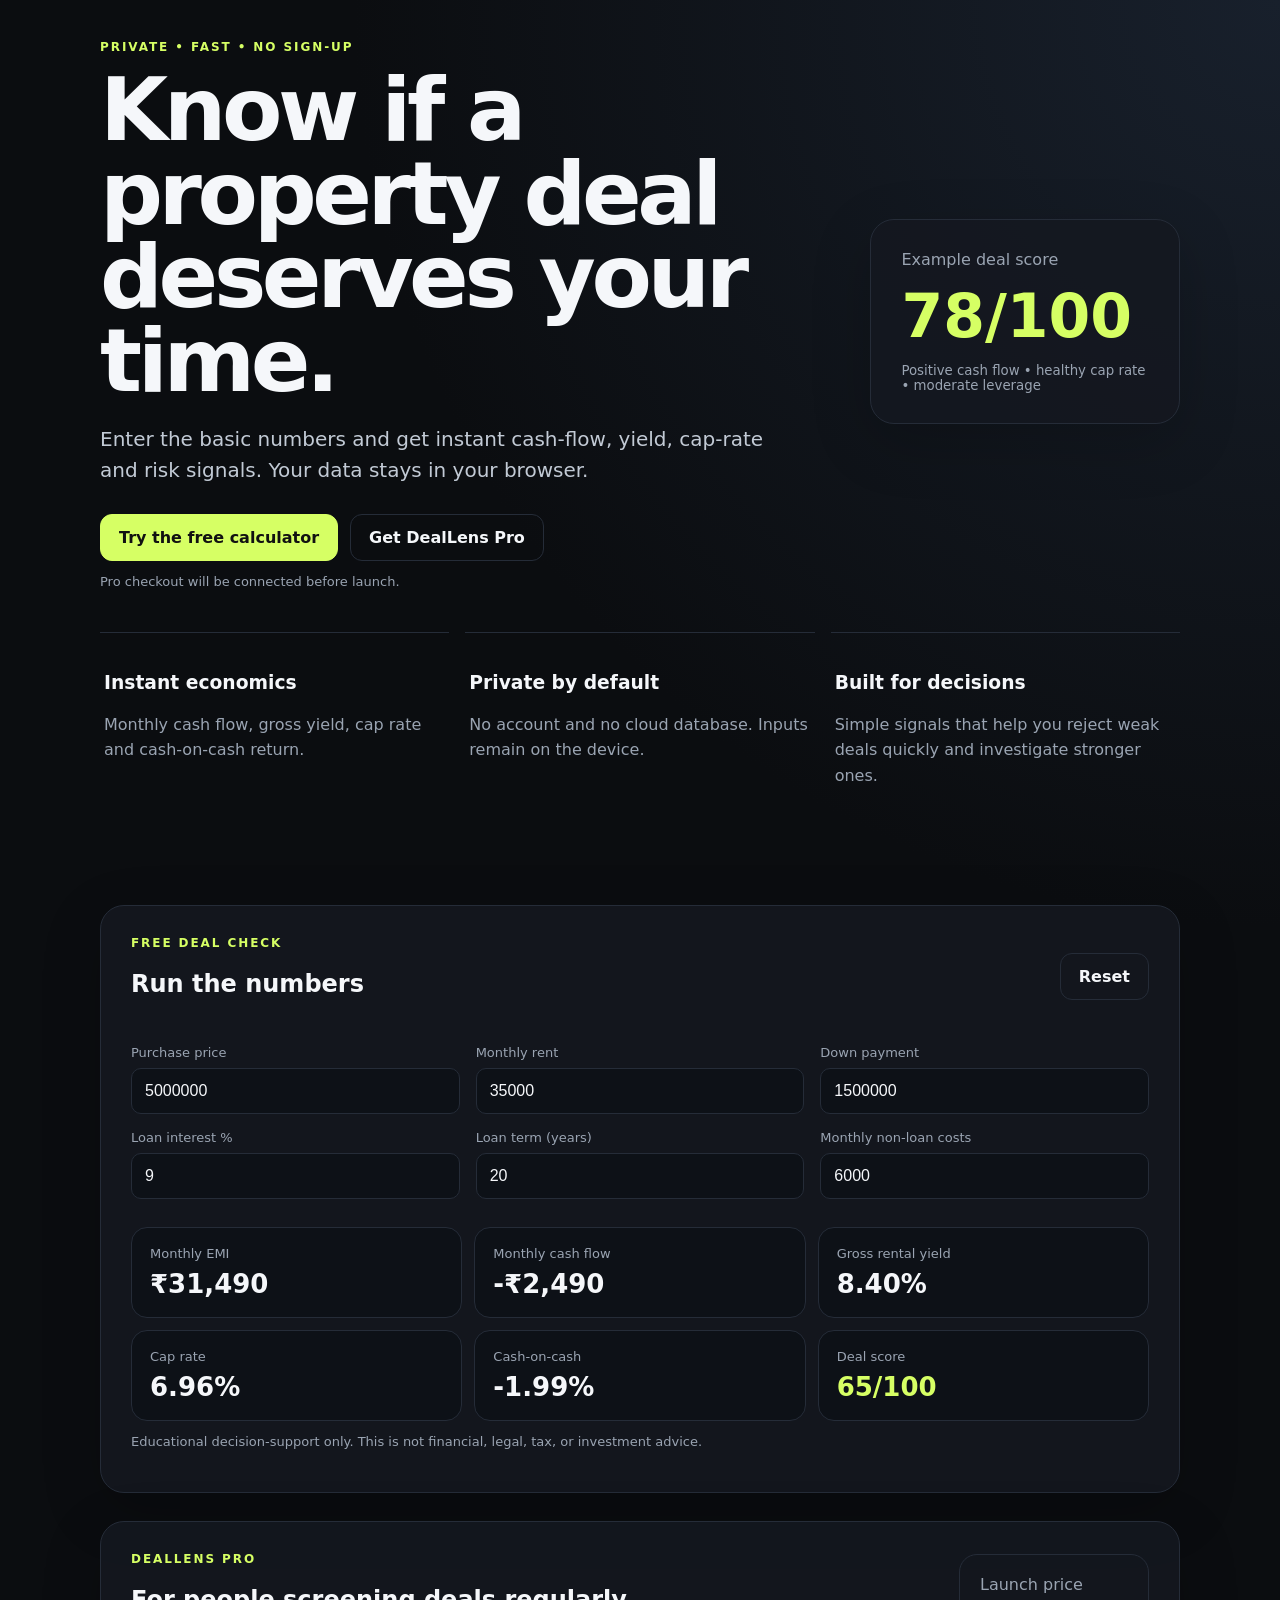
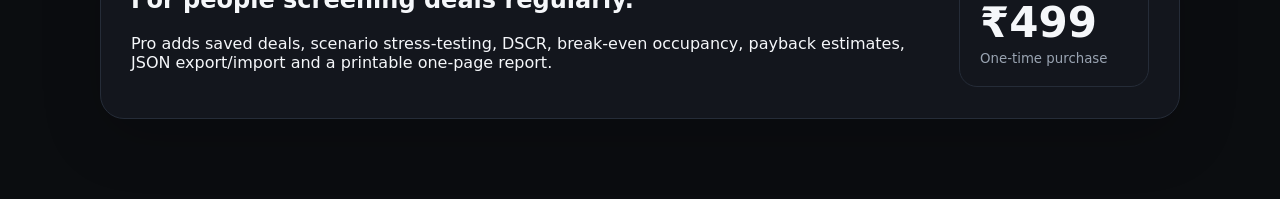
<file: index.html>
<!doctype html>
<html lang="en">
<head>
  <meta charset="utf-8" />
  <meta name="viewport" content="width=device-width,initial-scale=1" />
  <title>DealLens — Real Estate Deal Analyzer</title>
  <meta name="description" content="A fast, private, browser-based real estate deal analyzer for investors and brokers." />
  <link rel="stylesheet" href="styles.css" />
</head>
<body>
  <main class="shell">
    <section class="hero">
      <div>
        <div class="eyebrow">PRIVATE • FAST • NO SIGN-UP</div>
        <h1>Know if a property deal deserves your time.</h1>
        <p class="lead">Enter the basic numbers and get instant cash-flow, yield, cap-rate and risk signals. Your data stays in your browser.</p>
        <div class="hero-actions">
          <a class="button primary" href="#calculator">Try the free calculator</a>
          <a class="button secondary" id="buyButton" href="#">Get DealLens Pro</a>
        </div>
        <p class="micro" id="checkoutNote">Pro checkout will be connected before launch.</p>
      </div>
      <aside class="score-card">
        <span>Example deal score</span>
        <strong>78/100</strong>
        <small>Positive cash flow • healthy cap rate • moderate leverage</small>
      </aside>
    </section>

    <section class="grid features">
      <article><h3>Instant economics</h3><p>Monthly cash flow, gross yield, cap rate and cash-on-cash return.</p></article>
      <article><h3>Private by default</h3><p>No account and no cloud database. Inputs remain on the device.</p></article>
      <article><h3>Built for decisions</h3><p>Simple signals that help you reject weak deals quickly and investigate stronger ones.</p></article>
    </section>

    <section id="calculator" class="calculator card">
      <div class="section-head">
        <div>
          <div class="eyebrow">FREE DEAL CHECK</div>
          <h2>Run the numbers</h2>
        </div>
        <button class="button secondary" id="resetButton" type="button">Reset</button>
      </div>

      <form id="dealForm" class="form-grid">
        <label>Purchase price <input id="price" type="number" min="0" step="1000" value="5000000" /></label>
        <label>Monthly rent <input id="rent" type="number" min="0" step="500" value="35000" /></label>
        <label>Down payment <input id="down" type="number" min="0" step="1000" value="1500000" /></label>
        <label>Loan interest % <input id="interest" type="number" min="0" step="0.1" value="9" /></label>
        <label>Loan term (years) <input id="term" type="number" min="1" step="1" value="20" /></label>
        <label>Monthly non-loan costs <input id="costs" type="number" min="0" step="100" value="6000" /></label>
      </form>

      <div class="metrics" id="metrics">
        <article><span>Monthly EMI</span><strong id="emi">—</strong></article>
        <article><span>Monthly cash flow</span><strong id="cashflow">—</strong></article>
        <article><span>Gross rental yield</span><strong id="yield">—</strong></article>
        <article><span>Cap rate</span><strong id="caprate">—</strong></article>
        <article><span>Cash-on-cash</span><strong id="coc">—</strong></article>
        <article class="highlight"><span>Deal score</span><strong id="score">—</strong></article>
      </div>
      <p class="disclaimer">Educational decision-support only. This is not financial, legal, tax, or investment advice.</p>
    </section>

    <section class="card pro">
      <div>
        <div class="eyebrow">DEALLENS PRO</div>
        <h2>For people screening deals regularly.</h2>
        <p>Pro adds saved deals, scenario stress-testing, DSCR, break-even occupancy, payback estimates, JSON export/import and a printable one-page report.</p>
      </div>
      <div class="price-box"><span>Launch price</span><strong>₹499</strong><small>One-time purchase</small></div>
    </section>
  </main>
  <script src="app.js"></script>
</body>
</html>
</file>
<file: styles.css>
:root{--bg:#0b0d10;--card:#141820;--muted:#9aa4b2;--text:#f5f7fa;--line:#252c38;--accent:#d6ff64;--danger:#ff8f8f;--ok:#aef0c1}*{box-sizing:border-box}html{scroll-behavior:smooth}body{margin:0;background:radial-gradient(circle at top right,#18202c 0,#0b0d10 42%);color:var(--text);font-family:Inter,ui-sans-serif,system-ui,-apple-system,BlinkMacSystemFont,"Segoe UI",sans-serif}.shell{max-width:1120px;margin:auto;padding:40px 20px 80px}.hero{min-height:540px;display:grid;grid-template-columns:1.4fr .6fr;gap:48px;align-items:center}.eyebrow{font-size:12px;letter-spacing:.16em;color:var(--accent);font-weight:800}.hero h1{font-size:clamp(44px,7vw,88px);line-height:.95;letter-spacing:-.05em;max-width:820px;margin:14px 0 22px}.lead{font-size:20px;line-height:1.55;color:#c2cad5;max-width:700px}.hero-actions{display:flex;gap:12px;flex-wrap:wrap;margin-top:28px}.button{border:1px solid var(--line);border-radius:12px;padding:13px 18px;text-decoration:none;font:inherit;font-weight:750;cursor:pointer}.primary{background:var(--accent);color:#111;border-color:var(--accent)}.secondary{background:transparent;color:var(--text)}.micro,.disclaimer{color:var(--muted);font-size:13px}.score-card,.card{background:rgba(20,24,32,.86);border:1px solid var(--line);border-radius:24px;box-shadow:0 18px 60px rgba(0,0,0,.18)}.score-card{padding:30px;display:grid;gap:12px}.score-card strong{font-size:60px;color:var(--accent)}.score-card small,.score-card span{color:var(--muted)}.grid{display:grid;grid-template-columns:repeat(3,1fr);gap:16px}.features{margin:30px 0 80px}.features article{border-top:1px solid var(--line);padding:20px 4px}.features p{color:var(--muted);line-height:1.6}.card{padding:30px}.section-head,.pro{display:flex;justify-content:space-between;align-items:center;gap:24px}.form-grid{display:grid;grid-template-columns:repeat(3,1fr);gap:16px;margin:28px 0}.form-grid label{display:grid;gap:8px;color:var(--muted);font-size:13px}.form-grid input{width:100%;background:#0d1117;border:1px solid var(--line);border-radius:10px;color:var(--text);padding:13px;font-size:16px}.metrics{display:grid;grid-template-columns:repeat(3,1fr);gap:12px}.metrics article{background:#0d1117;border:1px solid var(--line);border-radius:16px;padding:18px;display:grid;gap:8px}.metrics span{color:var(--muted);font-size:13px}.metrics strong{font-size:26px}.metrics .highlight strong{color:var(--accent)}.pro{margin-top:28px}.price-box{min-width:190px;border:1px solid var(--line);border-radius:18px;padding:20px;display:grid;gap:4px}.price-box span,.price-box small{color:var(--muted)}.price-box strong{font-size:42px}@media(max-width:800px){.hero{grid-template-columns:1fr;min-height:auto;padding:60px 0}.grid,.form-grid,.metrics{grid-template-columns:1fr}.section-head,.pro{align-items:flex-start;flex-direction:column}.score-card{max-width:420px}.hero h1{font-size:52px}}
</file>
